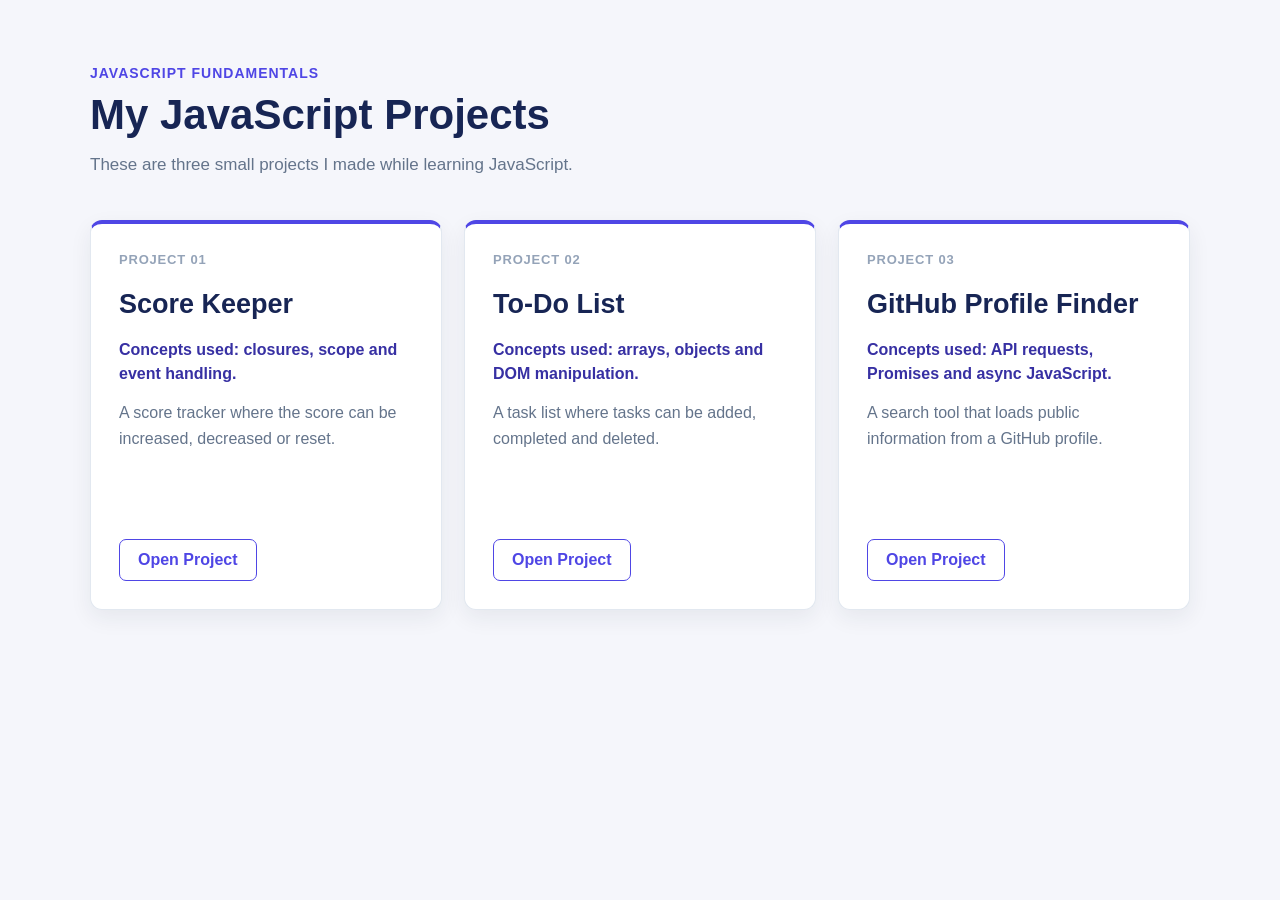
<file: index.html>
<!DOCTYPE html>
<html lang="en">
<head>
  <meta charset="UTF-8">
  <meta name="viewport" content="width=device-width, initial-scale=1.0">

  <title>My JavaScript Projects</title>

  <link rel="stylesheet" href="styles.css">
</head>

<body>

  <main class="container">

    <div class="home-heading">

      <p class="small-heading">
        JavaScript Fundamentals
      </p>

      <h1>My JavaScript Projects</h1>

      <p class="home-description">
        These are three small projects I made while learning JavaScript.
      </p>

    </div>


    <div class="demo-container">

      <section class="demo-card">

        <p class="demo-number">
          Project 01
        </p>

        <h2>Score Keeper</h2>

        <p class="project-goal">
          Concepts used: closures, scope and event handling.
        </p>

        <p class="project-description">
          A score tracker where the score can be increased,
          decreased or reset.
        </p>

        <a href="score-keeper/index.html">
          Open Project
        </a>

      </section>


      <section class="demo-card">

        <p class="demo-number">
          Project 02
        </p>

        <h2>To-Do List</h2>

        <p class="project-goal">
          Concepts used: arrays, objects and DOM manipulation.
        </p>

        <p class="project-description">
          A task list where tasks can be added,
          completed and deleted.
        </p>

        <a href="todo-list/index.html">
          Open Project
        </a>

      </section>


      <section class="demo-card">

        <p class="demo-number">
          Project 03
        </p>

        <h2>GitHub Profile Finder</h2>

        <p class="project-goal">
          Concepts used: API requests, Promises and async JavaScript.
        </p>

        <p class="project-description">
          A search tool that loads public information
          from a GitHub profile.
        </p>

        <a href="github-profile-finder/index.html">
          Open Project
        </a>

      </section>

    </div>

  </main>

</body>
</html>
</file>
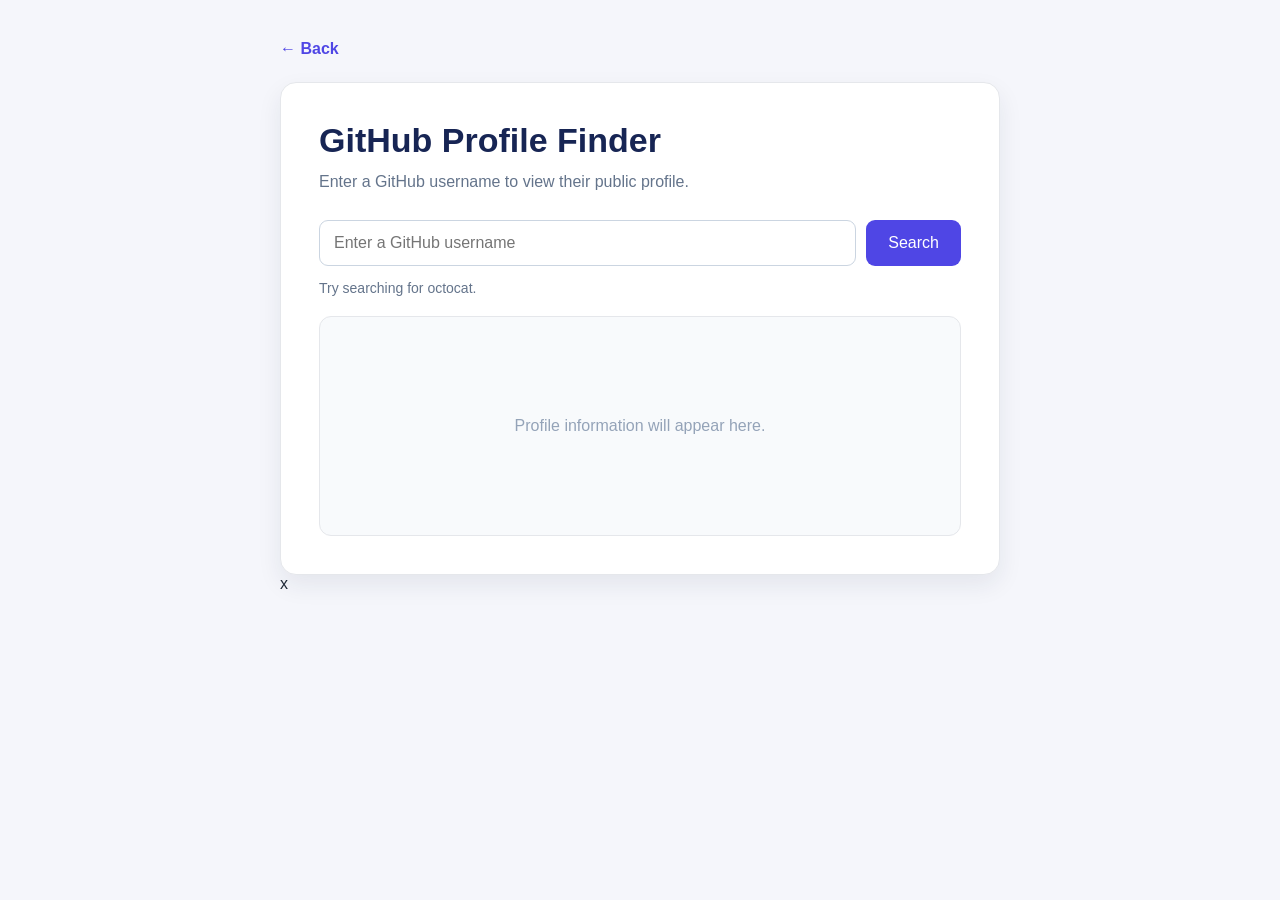
<file: github-profile-finder/index.html>
<!DOCTYPE html>
<html lang="en">
<head>
  <meta charset="UTF-8">
  <meta name="viewport" content="width=device-width, initial-scale=1.0">

  <title>GitHub Profile Finder</title>

  <link rel="stylesheet" href="../styles.css">
</head>

<body>

  <main class="profile-page">

    <a class="back-link" href="../index.html">
      ← Back
    </a>

    <section class="profile-card">

      <h1>GitHub Profile Finder</h1>

      <p class="profile-description">
        Enter a GitHub username to view their public profile.
      </p>

      <form id="searchForm" class="profile-search">

        <input
          type="text"
          id="usernameInput"
          placeholder="Enter a GitHub username"
          autocomplete="off"
        >

        <button type="submit">
          Search
        </button>

      </form>

      <p id="profileMessage" class="profile-message">
        Try searching for octocat.
      </p>

      <div id="profileResult" class="profile-result">

        <div class="profile-placeholder">
          Profile information will appear here.
        </div>

      </div>

    </section>x

  </main>

  <script src="script.js"></script>

</body>
</html>
</file>
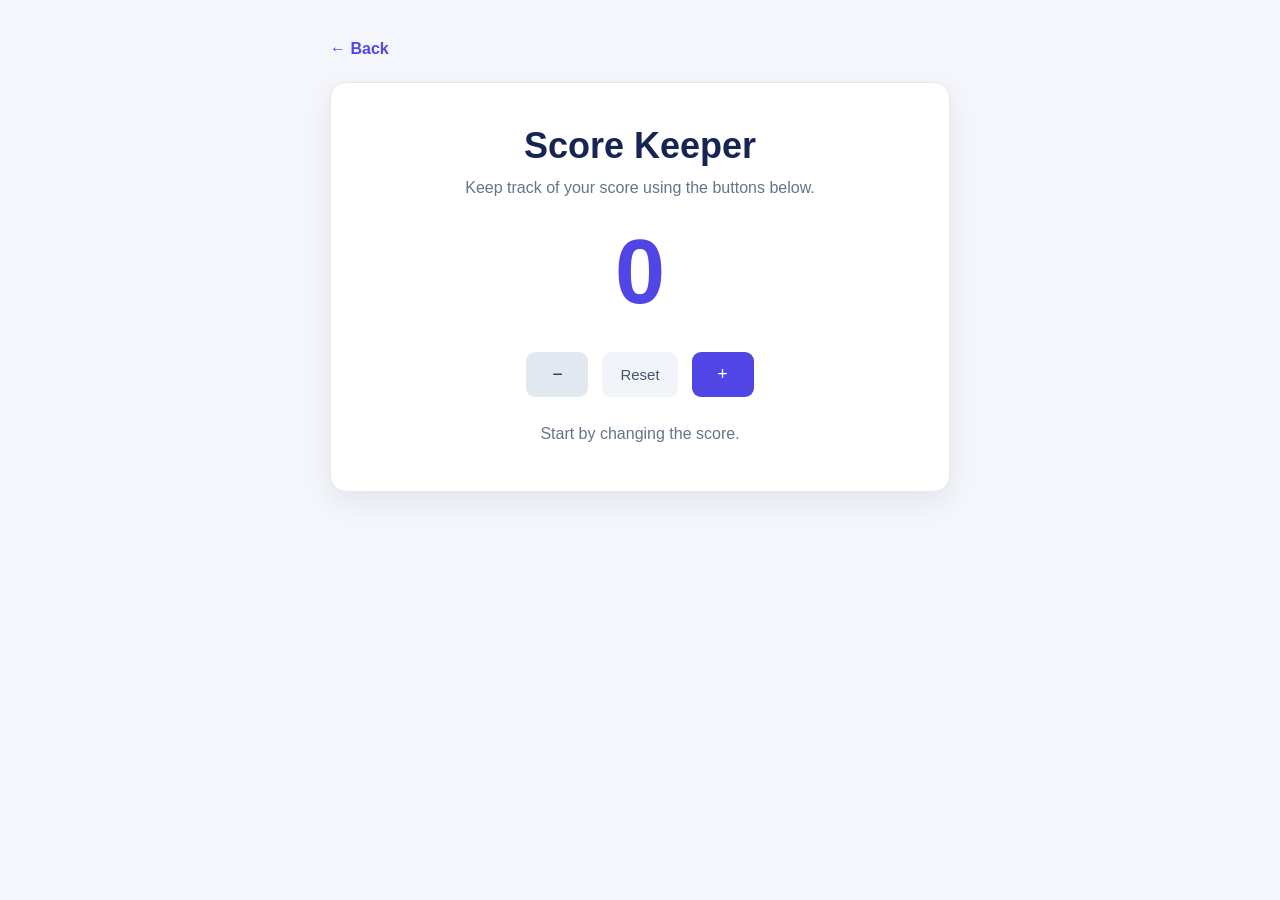
<file: score-keeper/index.html>
<!DOCTYPE html>
<html lang="en">
<head>
  <meta charset="UTF-8">
  <meta name="viewport" content="width=device-width, initial-scale=1.0">

  <title>Score Keeper</title>

  <link rel="stylesheet" href="../styles.css">
</head>

<body>

  <main class="score-page">

    <a class="back-link" href="../index.html">
      ← Back
    </a>

    <section class="score-card">

      <h1>Score Keeper</h1>

      <p class="score-description">
        Keep track of your score using the buttons below.
      </p>

      <p id="score" class="score-number">0</p>

      <div class="score-buttons">

        <button id="decreaseButton" type="button">
          −
        </button>

        <button id="resetButton" class="reset-button" type="button">
          Reset
        </button>

        <button id="increaseButton" type="button">
          +
        </button>

      </div>

      <p id="message" class="score-message">
        Start by changing the score.
      </p>

    </section>

  </main>

  <script src="script.js"></script>

</body>
</html>
</file>
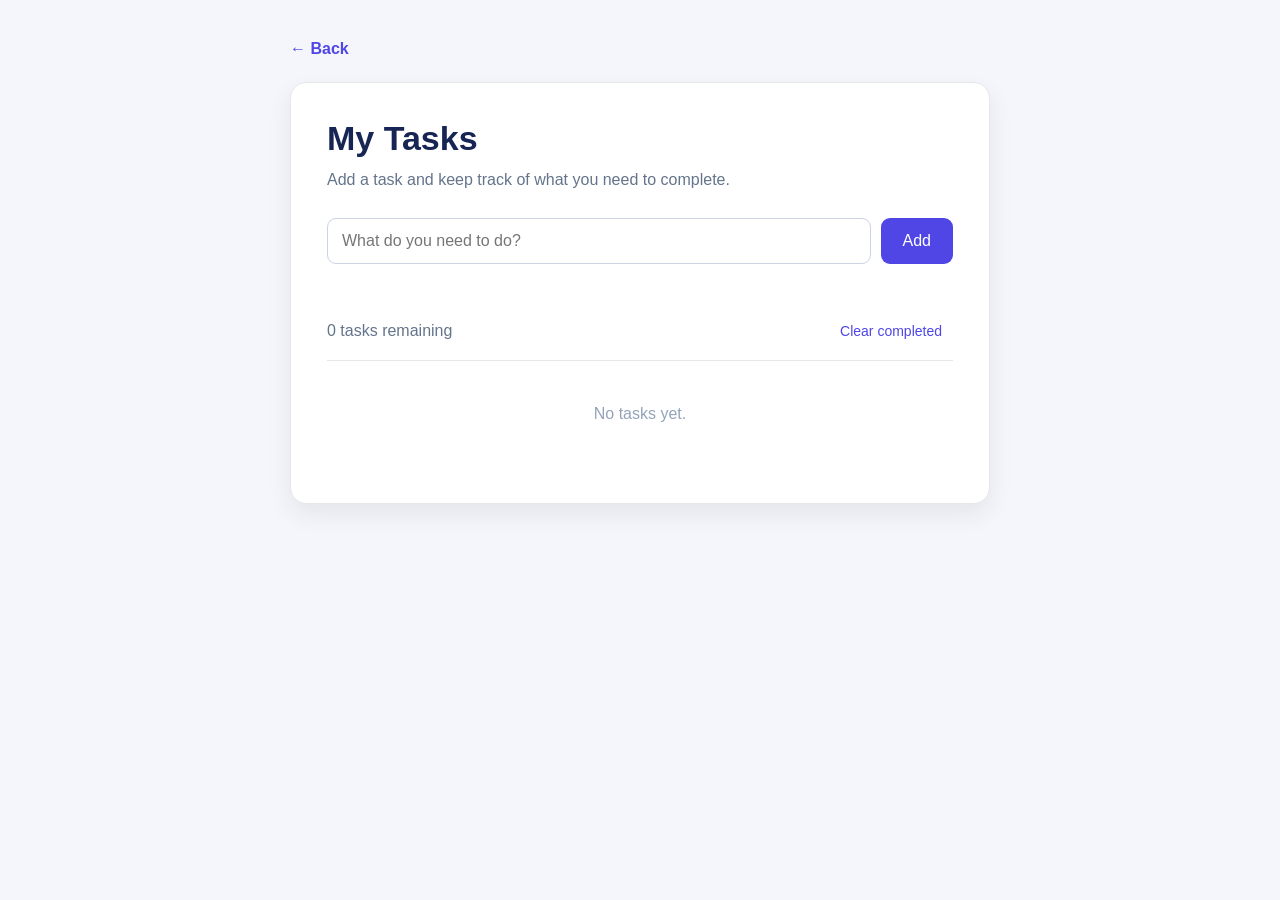
<file: todo-list/index.html>
<!DOCTYPE html>
<html lang="en">
<head>
  <meta charset="UTF-8">
  <meta name="viewport" content="width=device-width, initial-scale=1.0">

  <title>To-Do List</title>

  <link rel="stylesheet" href="../styles.css">
</head>

<body>

  <main class="todo-page">

    <a class="back-link" href="../index.html">
      ← Back
    </a>

    <section class="todo-card">

      <h1>My Tasks</h1>

      <p class="todo-description">
        Add a task and keep track of what you need to complete.
      </p>

      <form id="taskForm" class="task-form">

        <input
          type="text"
          id="taskInput"
          placeholder="What do you need to do?"
          maxlength="60"
          autocomplete="off"
        >

        <button type="submit" class="add-task-button">
          Add
        </button>

      </form>

      <p id="errorMessage" class="error-message"></p>

      <div class="task-summary">

        <p>
          <span id="remainingCount">0</span> tasks remaining
        </p>

        <button
          type="button"
          id="clearCompletedButton"
          class="clear-button"
        >
          Clear completed
        </button>

      </div>

      <p id="emptyMessage" class="empty-message">
        No tasks yet.
      </p>

      <ul id="taskList" class="task-list"></ul>

    </section>

  </main>

  <script src="script.js"></script>

</body>
</html>
</file>
<file: styles.css>
* {
  box-sizing: border-box;
}

body {
  margin: 0;
  min-height: 100vh;
  font-family: Arial, sans-serif;
  background-color: #f5f6fb;
  color: #1f2937;
}


/* Home page */

.container {
  width: 90%;
  max-width: 1100px;
  margin: 0 auto;
  padding: 65px 0;
}

.home-heading {
  max-width: 650px;
  margin-bottom: 42px;
}

.small-heading {
  margin: 0 0 10px;
  color: #4f46e5;
  font-size: 14px;
  font-weight: bold;
  letter-spacing: 1px;
  text-transform: uppercase;
}

.container h1 {
  margin: 0 0 12px;
  color: #172554;
  font-size: 42px;
}

.home-description {
  margin: 0;
  color: #64748b;
  font-size: 17px;
  line-height: 1.6;
}

.demo-container {
  display: grid;
  grid-template-columns: repeat(3, 1fr);
  gap: 22px;
}

.demo-card {
  display: flex;
  min-height: 390px;
  padding: 28px;
  flex-direction: column;
  border: 1px solid #e2e8f0;
  border-top: 4px solid #4f46e5;
  border-radius: 12px;
  background-color: white;
  box-shadow: 0 8px 22px rgba(30, 41, 59, 0.07);
  transition: transform 0.2s, box-shadow 0.2s;
}

.demo-card:hover {
  transform: translateY(-4px);
  box-shadow: 0 12px 26px rgba(30, 41, 59, 0.11);
}

.demo-number {
  margin: 0 0 22px;
  color: #94a3b8;
  font-size: 13px;
  font-weight: bold;
  letter-spacing: 0.8px;
  text-transform: uppercase;
}

.demo-card h2 {
  margin: 0 0 18px;
  color: #172554;
  font-size: 27px;
}

.project-goal {
  margin: 0 0 14px;
  color: #3730a3;
  font-weight: bold;
  line-height: 1.5;
}

.project-description {
  margin: 0 0 28px;
  color: #64748b;
  line-height: 1.6;
}

.demo-card a {
  display: inline-block;
  width: fit-content;
  margin-top: auto;
  padding: 11px 18px;
  border: 1px solid #4f46e5;
  border-radius: 7px;
  color: #4f46e5;
  font-weight: bold;
  text-decoration: none;
}

.demo-card a:hover {
  background-color: #4f46e5;
  color: white;
}


/* Shared back link */

.back-link {
  display: inline-block;
  margin-bottom: 24px;
  color: #4f46e5;
  font-weight: bold;
  text-decoration: none;
}

.back-link:hover {
  text-decoration: underline;
}


/* Score keeper */

.score-page {
  width: 90%;
  max-width: 620px;
  margin: 0 auto;
  padding: 40px 0;
}

.score-card {
  padding: 42px 30px;
  text-align: center;
  background-color: white;
  border: 1px solid #e5e7eb;
  border-radius: 16px;
  box-shadow: 0 10px 25px rgba(30, 41, 59, 0.08);
}

.score-card h1 {
  margin: 0;
  color: #172554;
  font-size: 36px;
}

.score-description {
  margin: 12px 0 30px;
  color: #64748b;
}

.score-number {
  margin: 20px 0 35px;
  color: #4f46e5;
  font-size: 90px;
  font-weight: bold;
  line-height: 1;
}

.positive-score {
  color: #16a34a;
}

.negative-score {
  color: #dc2626;
}

.score-buttons {
  display: flex;
  justify-content: center;
  gap: 14px;
}

.score-buttons button {
  min-width: 62px;
  padding: 12px 18px;
  border: none;
  border-radius: 9px;
  background-color: #4f46e5;
  color: white;
  font-size: 18px;
  cursor: pointer;
}

.score-buttons button:hover {
  background-color: #3730a3;
}

.score-buttons button:first-child {
  background-color: #e2e8f0;
  color: #1f2937;
}

.score-buttons button:first-child:hover {
  background-color: #cbd5e1;
}

.reset-button {
  background-color: #f1f5f9 !important;
  color: #475569 !important;
  font-size: 15px !important;
}

.reset-button:hover {
  background-color: #e2e8f0 !important;
}

.score-message {
  min-height: 24px;
  margin: 28px 0 0;
  color: #64748b;
}


/* To-do list */

.todo-page {
  width: 90%;
  max-width: 700px;
  margin: 0 auto;
  padding: 40px 0 60px;
}

.todo-card {
  padding: 36px;
  background-color: white;
  border: 1px solid #e5e7eb;
  border-radius: 16px;
  box-shadow: 0 10px 25px rgba(30, 41, 59, 0.08);
}

.todo-card h1 {
  margin: 0;
  color: #172554;
  font-size: 34px;
}

.todo-description {
  margin: 10px 0 26px;
  color: #64748b;
  line-height: 1.5;
}

.task-form {
  display: flex;
  gap: 10px;
}

.task-form input {
  flex: 1;
  min-width: 0;
  padding: 13px 14px;
  border: 1px solid #cbd5e1;
  border-radius: 9px;
  font-family: Arial, sans-serif;
  font-size: 16px;
  outline: none;
}

.task-form input:focus {
  border-color: #4f46e5;
}

.add-task-button {
  padding: 12px 22px;
  border: none;
  border-radius: 9px;
  background-color: #4f46e5;
  color: white;
  font-size: 16px;
  cursor: pointer;
}

.add-task-button:hover {
  background-color: #3730a3;
}

.error-message {
  min-height: 20px;
  margin: 8px 0 0;
  color: #dc2626;
  font-size: 14px;
}

.task-summary {
  display: flex;
  align-items: center;
  justify-content: space-between;
  margin: 24px 0 14px;
  padding-bottom: 14px;
  border-bottom: 1px solid #e5e7eb;
}

.task-summary p {
  margin: 0;
  color: #64748b;
}

.clear-button {
  padding: 7px 11px;
  border: none;
  background: none;
  color: #4f46e5;
  font-size: 14px;
  cursor: pointer;
}

.clear-button:hover {
  text-decoration: underline;
}

.empty-message {
  padding: 28px 0;
  text-align: center;
  color: #94a3b8;
}

.task-list {
  display: flex;
  flex-direction: column;
  gap: 10px;
  margin: 0;
  padding: 0;
  list-style: none;
}

.task-item {
  display: flex;
  align-items: center;
  gap: 12px;
  padding: 14px;
  border: 1px solid #e5e7eb;
  border-radius: 10px;
}

.task-checkbox {
  width: 18px;
  height: 18px;
  cursor: pointer;
}

.task-name {
  flex: 1;
  overflow-wrap: anywhere;
}

.completed .task-name {
  color: #94a3b8;
  text-decoration: line-through;
}

.delete-task-button {
  padding: 7px 10px;
  border: none;
  border-radius: 7px;
  background-color: #fee2e2;
  color: #b91c1c;
  cursor: pointer;
}

.delete-task-button:hover {
  background-color: #fecaca;
}


/* GitHub profile finder */

.profile-page {
  width: 90%;
  max-width: 720px;
  margin: 0 auto;
  padding: 40px 0 60px;
}

.profile-card {
  padding: 38px;
  background-color: white;
  border: 1px solid #e5e7eb;
  border-radius: 16px;
  box-shadow: 0 10px 25px rgba(30, 41, 59, 0.08);
}

.profile-card h1 {
  margin: 0;
  color: #172554;
  font-size: 34px;
}

.profile-description {
  margin: 10px 0 26px;
  color: #64748b;
  line-height: 1.5;
}

.profile-search {
  display: flex;
  gap: 10px;
}

.profile-search input {
  flex: 1;
  min-width: 0;
  padding: 13px 14px;
  border: 1px solid #cbd5e1;
  border-radius: 9px;
  font-family: Arial, sans-serif;
  font-size: 16px;
  outline: none;
}

.profile-search input:focus {
  border-color: #4f46e5;
}

.profile-search button {
  padding: 12px 22px;
  border: none;
  border-radius: 9px;
  background-color: #4f46e5;
  color: white;
  font-size: 16px;
  cursor: pointer;
}

.profile-search button:hover {
  background-color: #3730a3;
}

.profile-message {
  min-height: 22px;
  margin: 14px 0;
  color: #64748b;
  font-size: 14px;
}

.profile-result {
  min-height: 220px;
  margin-top: 12px;
  padding: 24px;
  border: 1px solid #e5e7eb;
  border-radius: 12px;
  background-color: #f8fafc;
}

.profile-placeholder {
  display: flex;
  min-height: 170px;
  align-items: center;
  justify-content: center;
  color: #94a3b8;
  text-align: center;
}


/* Mobile */

@media screen and (max-width: 800px) {
  .container {
    padding: 45px 0;
  }

  .container h1 {
    font-size: 34px;
  }

  .demo-container {
    grid-template-columns: 1fr;
  }

  .demo-card {
    min-height: auto;
  }

  .score-page,
  .todo-page,
  .profile-page {
    padding: 25px 0;
  }

  .score-card,
  .todo-card,
  .profile-card {
    padding: 30px 20px;
  }

  .score-card h1,
  .todo-card h1,
  .profile-card h1 {
    font-size: 30px;
  }

  .score-number {
    font-size: 72px;
  }

  .task-form,
  .profile-search {
    flex-direction: column;
  }

  .add-task-button,
  .profile-search button {
    width: 100%;
  }

  .task-summary {
    align-items: flex-start;
    gap: 10px;
    flex-direction: column;
  }
}
</file>
